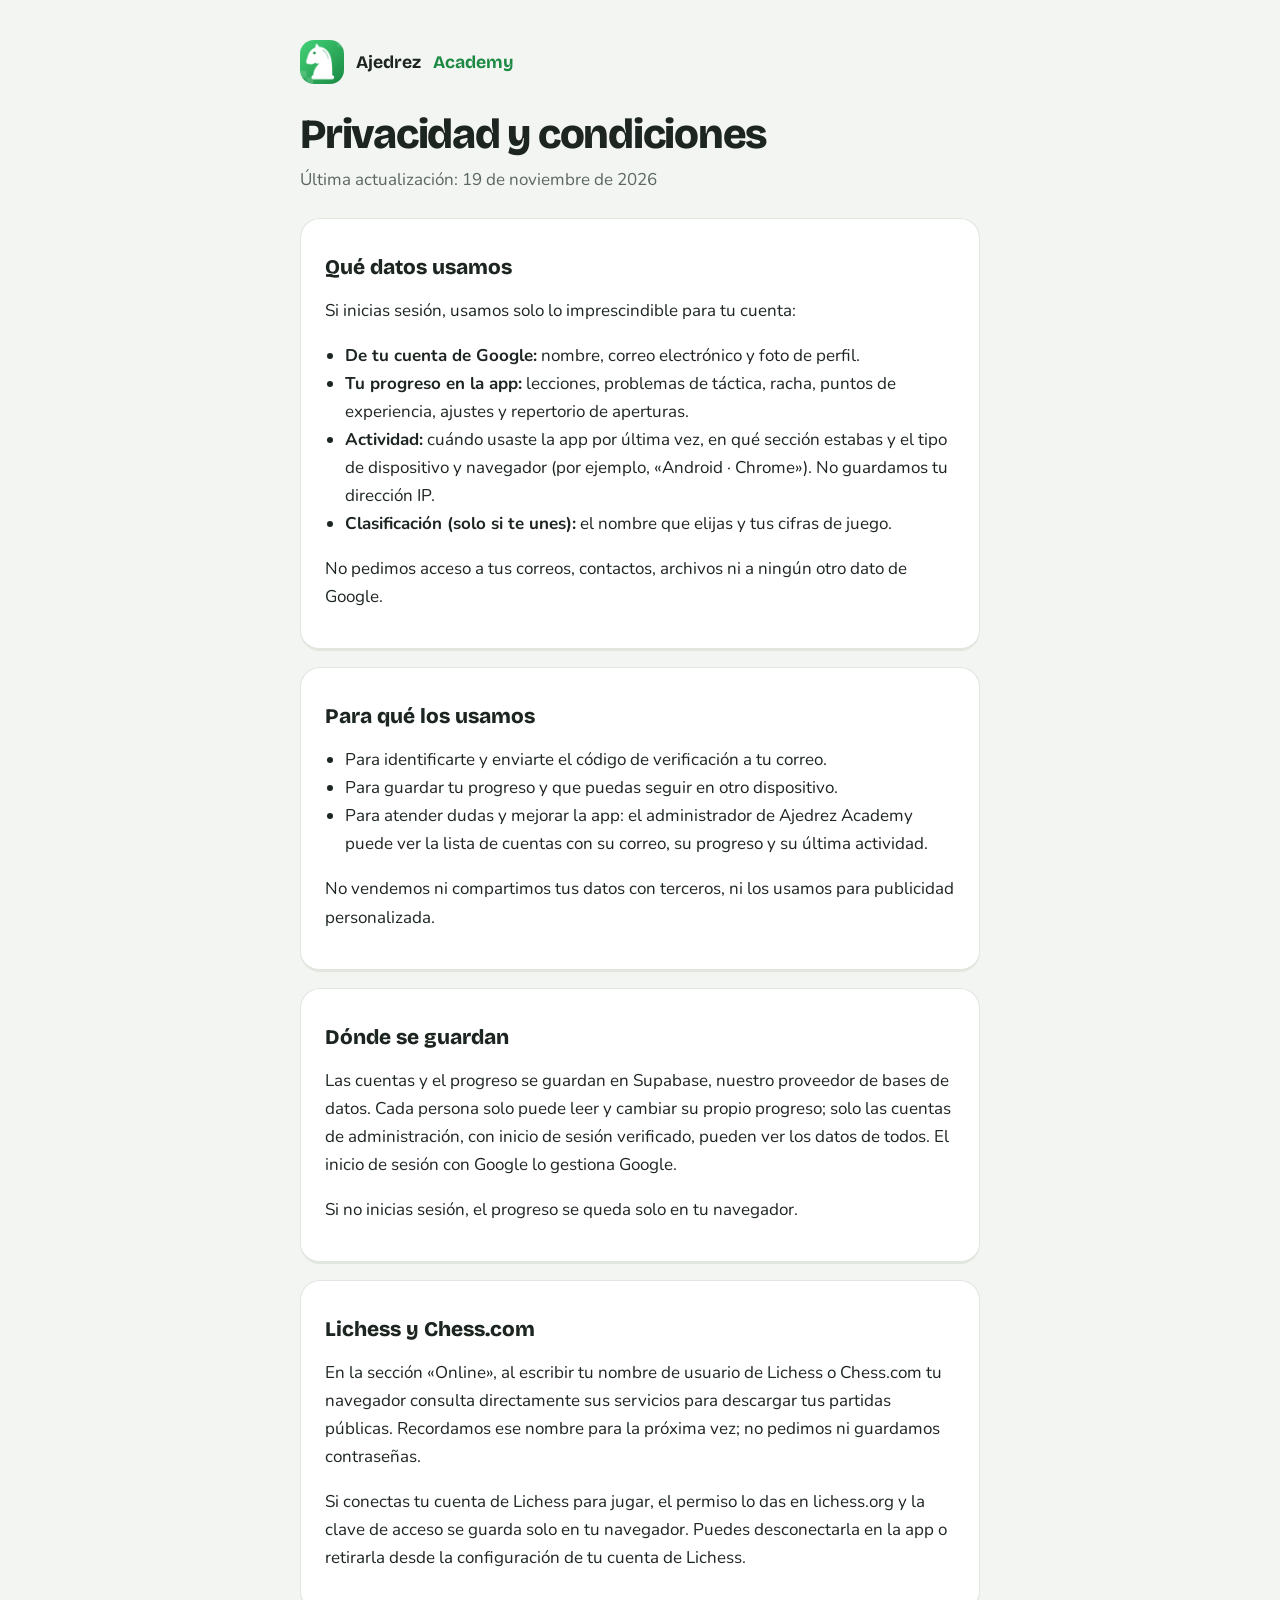
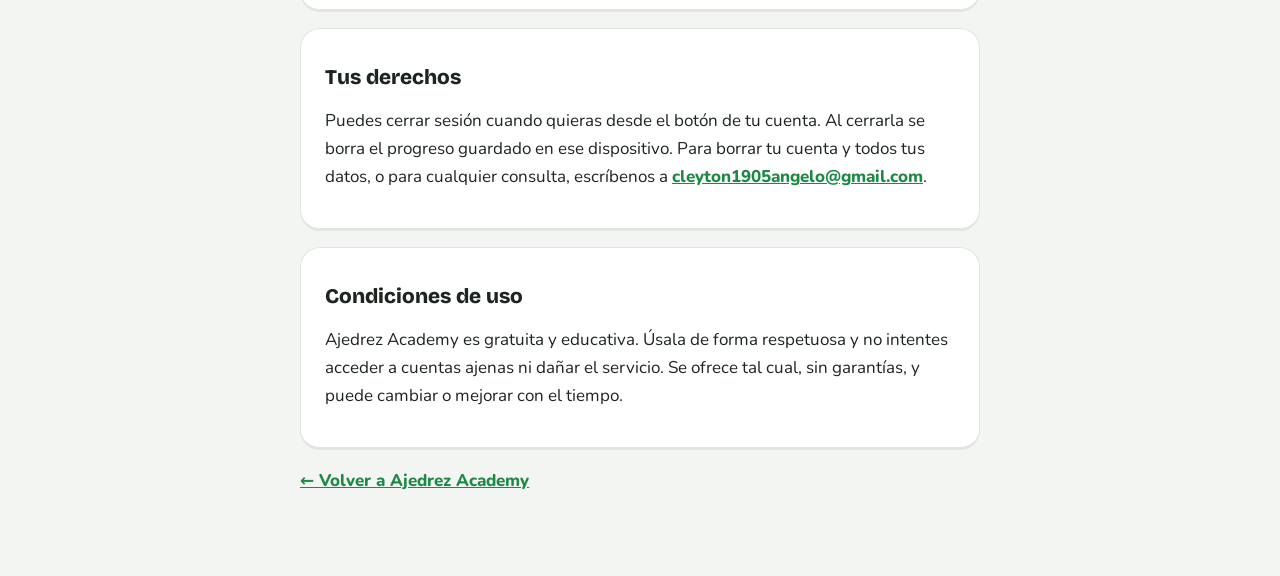
<file: privacidad.html>
<!doctype html>
<html lang="es">
<head>
<meta charset="utf-8">
<meta name="viewport" content="width=device-width, initial-scale=1">
<title>Privacidad · Ajedrez Academy</title>
<meta name="description" content="Política de privacidad y condiciones de uso de Ajedrez Academy.">
<link rel="icon" href="icon-192.png">
<link rel="stylesheet" href="https://fonts.googleapis.com/css2?family=Bricolage+Grotesque:opsz,wght@12..96,700;12..96,800&family=Nunito:wght@500;700;800&display=swap">
<style>
:root{--bg:#f3f5f2;--sf:#fff;--ink:#1d2520;--ink2:#5b675f;--line:#e1e7df;--g:#2bb45c;--gd:#1d8a44}
@media (prefers-color-scheme:dark){:root{--bg:#0e1310;--sf:#161d18;--ink:#e8efea;--ink2:#a2b1a7;--line:#253029;--g:#3ccb6c;--gd:#3ccb6c}}
*{box-sizing:border-box}
body{margin:0;background:var(--bg);color:var(--ink);font:17px/1.65 Nunito,system-ui,sans-serif}
main{max-width:720px;margin:0 auto;padding:40px 20px 64px}
.top{display:flex;align-items:center;gap:12px;margin-bottom:28px;text-decoration:none;color:var(--ink);font:700 1.1rem "Bricolage Grotesque",sans-serif}
.top img{width:44px;height:44px;border-radius:14px}
.top b{color:var(--gd)}
h1{font:800 clamp(2rem,5vw,2.6rem)/1.1 "Bricolage Grotesque",sans-serif;letter-spacing:-.03em;margin:0 0 8px}
h2{font:800 1.3rem "Bricolage Grotesque",sans-serif;margin:30px 0 8px}
.sub{color:var(--ink2);margin:0 0 24px}
section{background:var(--sf);border:1px solid var(--line);border-bottom-width:3px;border-radius:20px;padding:6px 24px 20px;margin-bottom:16px}
ul{padding-left:20px}
a{color:var(--gd);font-weight:800}
</style>
</head>
<body>
<main>
  <a class="top" href="./"><img src="icon-192.png" alt="">Ajedrez <b>Academy</b></a>
  <h1>Privacidad y condiciones</h1>
  <p class="sub">Última actualización: 19 de noviembre de 2026</p>

  <section>
    <h2>Qué datos usamos</h2>
    <p>Si inicias sesión, usamos solo lo imprescindible para tu cuenta:</p>
    <ul>
      <li><b>De tu cuenta de Google:</b> nombre, correo electrónico y foto de perfil.</li>
      <li><b>Tu progreso en la app:</b> lecciones, problemas de táctica, racha, puntos de experiencia, ajustes y repertorio de aperturas.</li>
      <li><b>Actividad:</b> cuándo usaste la app por última vez, en qué sección estabas y el tipo de dispositivo y navegador (por ejemplo, «Android · Chrome»). No guardamos tu dirección IP.</li>
      <li><b>Clasificación (solo si te unes):</b> el nombre que elijas y tus cifras de juego.</li>
    </ul>
    <p>No pedimos acceso a tus correos, contactos, archivos ni a ningún otro dato de Google.</p>
  </section>

  <section>
    <h2>Para qué los usamos</h2>
    <ul>
      <li>Para identificarte y enviarte el código de verificación a tu correo.</li>
      <li>Para guardar tu progreso y que puedas seguir en otro dispositivo.</li>
      <li>Para atender dudas y mejorar la app: el administrador de Ajedrez Academy puede ver la lista de cuentas con su correo, su progreso y su última actividad.</li>
    </ul>
    <p>No vendemos ni compartimos tus datos con terceros, ni los usamos para publicidad personalizada.</p>
  </section>

  <section>
    <h2>Dónde se guardan</h2>
    <p>Las cuentas y el progreso se guardan en Supabase, nuestro proveedor de bases de datos. Cada persona solo puede leer y cambiar su propio progreso; solo las cuentas de administración, con inicio de sesión verificado, pueden ver los datos de todos. El inicio de sesión con Google lo gestiona Google.</p>
    <p>Si no inicias sesión, el progreso se queda solo en tu navegador.</p>
  </section>

  <section>
    <h2>Lichess y Chess.com</h2>
    <p>En la sección «Online», al escribir tu nombre de usuario de Lichess o Chess.com tu navegador consulta directamente sus servicios para descargar tus partidas públicas. Recordamos ese nombre para la próxima vez; no pedimos ni guardamos contraseñas.</p>
    <p>Si conectas tu cuenta de Lichess para jugar, el permiso lo das en lichess.org y la clave de acceso se guarda solo en tu navegador. Puedes desconectarla en la app o retirarla desde la configuración de tu cuenta de Lichess.</p>
  </section>

  <section>
    <h2>Tus derechos</h2>
    <p>Puedes cerrar sesión cuando quieras desde el botón de tu cuenta. Al cerrarla se borra el progreso guardado en ese dispositivo. Para borrar tu cuenta y todos tus datos, o para cualquier consulta, escríbenos a <a href="mailto:cleyton1905angelo@gmail.com">cleyton1905angelo@gmail.com</a>.</p>
  </section>

  <section>
    <h2>Condiciones de uso</h2>
    <p>Ajedrez Academy es gratuita y educativa. Úsala de forma respetuosa y no intentes acceder a cuentas ajenas ni dañar el servicio. Se ofrece tal cual, sin garantías, y puede cambiar o mejorar con el tiempo.</p>
  </section>

  <p><a href="./">← Volver a Ajedrez Academy</a></p>
</main>
</body>
</html>
</file>
